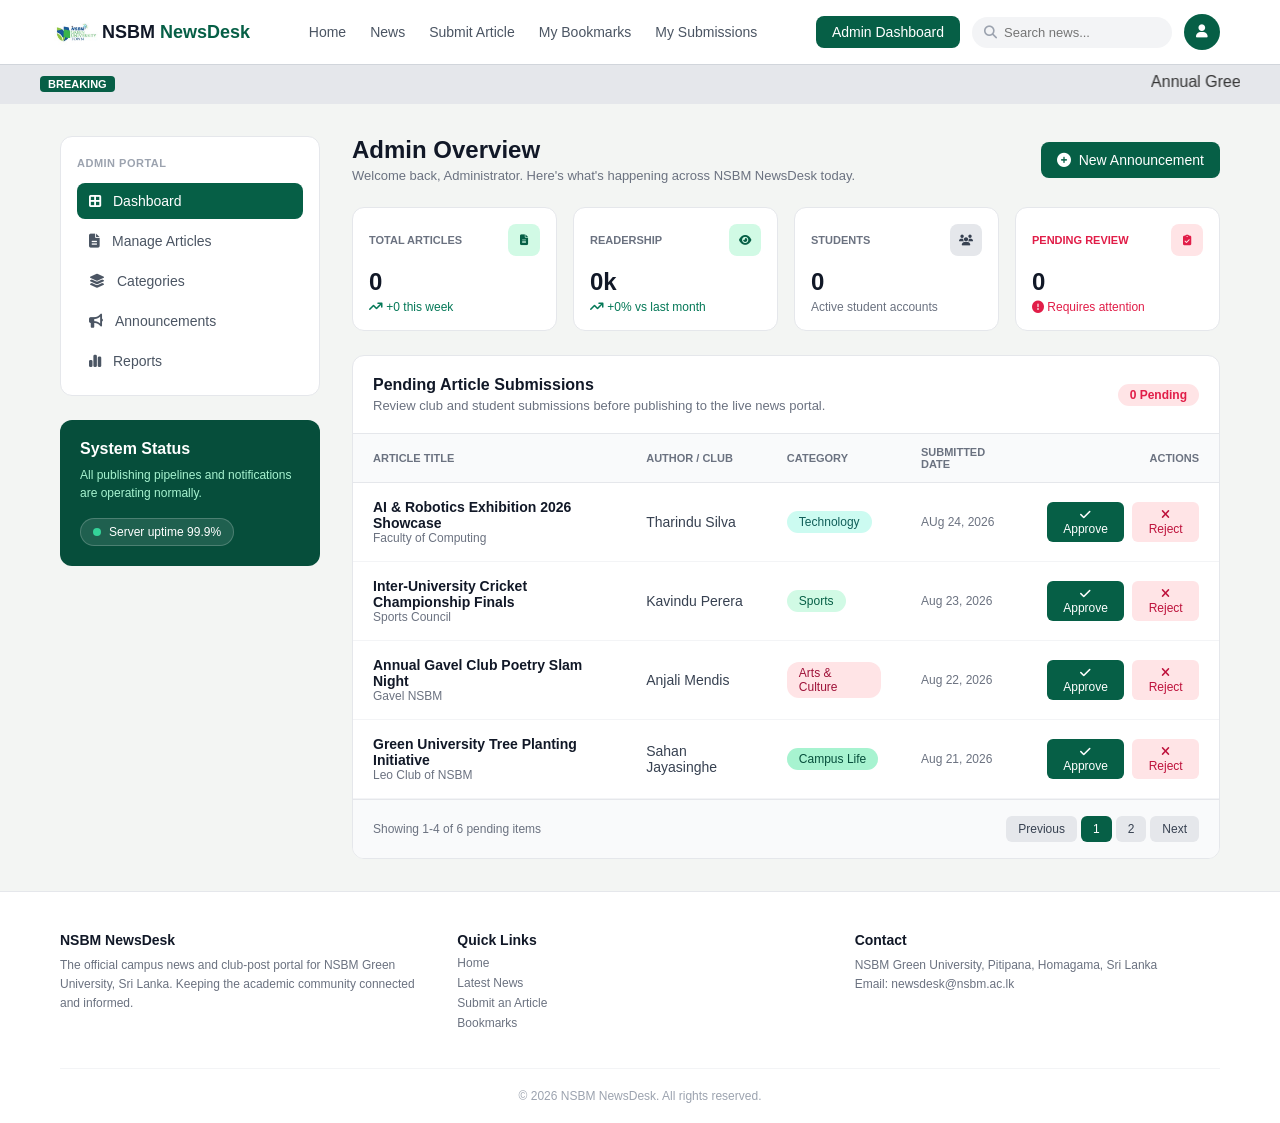
<file: index.html>
<!DOCTYPE html>
<html lang="en">
<head>
  <meta charset="UTF-8">
  <meta name="viewport" content="width=device-width, initial-scale=1.0">
  <title>NSBM NewsDesk - Admin Portal</title>
  
  
  <!-- FontAwesome Icons for simple symbols -->
  <link rel="stylesheet" href="https://cdnjs.cloudflare.com/ajax/libs/font-awesome/6.4.0/css/all.min.css">
  
  <!-- External CSS Link -->
  <link rel="stylesheet" href="style.css">
</head>
<body>

 

  <!-- Top Header Navigation -->
  <header class="navbar">
    <div class="nav-container">
      
      <!-- Brand Logo -->
      <div class="brand">
        <div class="logo-box">
          <img src="nsbmlogo.jpg"
         alt="NSBM Green University Logo"
         class="campus-logo">
        </div>
        <span class="brand-title">NSBM <span class="brand-highlight">NewsDesk</span></span>
      </div>

      <!-- Main Navigation Menu -->
      <nav class="nav-links">
        <a href="#">Home</a>
        <a href="#">News</a>
        <a href="#">Submit Article</a>
        <a href="#">My Bookmarks</a>
        <a href="#">My Submissions</a>
      </nav>

      <!-- Right Header Actions -->
      <div class="nav-actions">
        <a href="#" class="btn-admin">Admin Dashboard</a>
        <div class="search-box">
          <i class="fa-solid fa-magnifying-glass search-icon"></i>
          <input type="text" placeholder="Search news...">
        </div>
        <button class="profile-btn">
          <i class="fa-solid fa-user"></i>
        </button>
      </div>

    </div>

    <!-- Breaking News Ticker Bar -->
    <div class="ticker-bar">
      <div class="ticker-container">
        <span class="ticker-badge">BREAKING</span>
        <p class="ticker-text">
          <div class="breaking">
    
    <marquee>
        Annual Green Walk 2026 announced with massive participation
        • Faculty of Computing wins the Inter-Faculty Hackathon 2026
        • Admissions for the new intake
    </marquee>
</div>
          
  </header>

  <!-- Main Container -->
  <div class="main-wrapper">
    
    <!-- Sidebar -->
    <aside class="sidebar">
      
      <div class="sidebar-card">
        <span class="sidebar-title">ADMIN PORTAL</span>
        <nav class="sidebar-menu">
          <a href="#" class="sidebar-link active">
            <i class="fa-solid fa-border-all"></i> Dashboard
          </a>
          <a href="#" class="sidebar-link">
            <i class="fa-solid fa-file-lines"></i> Manage Articles
          </a>
          <a href="#" class="sidebar-link">
            <i class="fa-solid fa-layer-group"></i> Categories
          </a>
          <a href="#" class="sidebar-link">
            <i class="fa-solid fa-bullhorn"></i> Announcements
          </a>
          <a href="#" class="sidebar-link">
            <i class="fa-solid fa-chart-simple"></i> Reports
          </a>
        </nav>
      </div>

      <div class="status-card">
        <h3>System Status</h3>
        <p>All publishing pipelines and notifications are operating normally.</p>
        <div class="status-badge">
          <span class="status-dot"></span>
          Server uptime 99.9%
        </div>
      </div>

    </aside>

    <!-- Main Content Area -->
    <main class="content-area">
      
      <!-- Top Title and Action Button -->
      <div class="page-header">
        <div>
          <h1>Admin Overview</h1>
          <p class="subtitle">Welcome back, Administrator. Here's what's happening across NSBM NewsDesk today.</p>
        </div>
        <button class="btn-announcement">
          <i class="fa-solid fa-circle-plus"></i> New Announcement
        </button>
      </div>

      <!-- 4 Summary Stat Cards -->
      <div class="stats-grid">
        
        <div class="stat-card">
          <div class="stat-header">
            <span>TOTAL ARTICLES</span>
            <div class="icon-box icon-green">
              <i class="fa-solid fa-file-lines"></i>
            </div>
          </div>
          <div class="stat-number">0</div>
          <div class="stat-trend trend-up">
            <i class="fa-solid fa-arrow-trend-up"></i> +0 this week
          </div>
        </div>

        <div class="stat-card">
          <div class="stat-header">
            <span>READERSHIP</span>
            <div class="icon-box icon-green">
              <i class="fa-solid fa-eye"></i>
            </div>
          </div>
          <div class="stat-number">0k</div>
          <div class="stat-trend trend-up">
            <i class="fa-solid fa-arrow-trend-up"></i> +0% vs last month
          </div>
        </div>

        <div class="stat-card">
          <div class="stat-header">
            <span>STUDENTS</span>
            <div class="icon-box icon-gray">
              <i class="fa-solid fa-users"></i>
            </div>
          </div>
          <div class="stat-number">0</div>
          <div class="stat-subtext">Active student accounts</div>
        </div>

        <div class="stat-card">
          <div class="stat-header">
            <span class="text-red">PENDING REVIEW</span>
            <div class="icon-box icon-red">
              <i class="fa-solid fa-clipboard-check"></i>
            </div>
          </div>
          <div class="stat-number">0</div>
          <div class="stat-trend trend-danger">
            <i class="fa-solid fa-circle-exclamation"></i> Requires attention
          </div>
        </div>

      </div>

      <!-- Pending Submissions Table Section -->
      <div class="table-card">
        
        <div class="table-header">
          <div>
            <h2>Pending Article Submissions</h2>
            <p class="subtitle">Review club and student submissions before publishing to the live news portal.</p>
          </div>
          <span class="badge-pending">0 Pending</span>
        </div>

        <div class="table-responsive">
          <table>
            <thead>
              <tr>
                <th>ARTICLE TITLE</th>
                <th>AUTHOR / CLUB</th>
                <th>CATEGORY</th>
                <th>SUBMITTED DATE</th>
                <th class="text-right">ACTIONS</th>
              </tr>
            </thead>
            <tbody>
              
              <tr>
                <td>
                  <div class="article-title">AI & Robotics Exhibition 2026 Showcase</div>
                  <div class="article-sub">Faculty of Computing</div>
                </td>
                <td class="author-name">Tharindu Silva</td>
                <td><span class="category-tag tag-teal">Technology</span></td>
                <td class="date-cell">AUg 24, 2026</td>
                <td class="text-right">
                  <div class="action-buttons">
                    <button class="btn-approve"><i class="fa-solid fa-check"></i> Approve</button>
                    <button class="btn-reject"><i class="fa-solid fa-xmark"></i> Reject</button>
                  </div>
                </td>
              </tr>

              <tr>
                <td>
                  <div class="article-title">Inter-University Cricket Championship Finals</div>
                  <div class="article-sub">Sports Council</div>
                </td>
                <td class="author-name">Kavindu Perera</td>
                <td><span class="category-tag tag-green">Sports</span></td>
                <td class="date-cell">Aug 23, 2026</td>
                <td class="text-right">
                  <div class="action-buttons">
                    <button class="btn-approve"><i class="fa-solid fa-check"></i> Approve</button>
                    <button class="btn-reject"><i class="fa-solid fa-xmark"></i> Reject</button>
                  </div>
                </td>
              </tr>

              <tr>
                <td>
                  <div class="article-title">Annual Gavel Club Poetry Slam Night</div>
                  <div class="article-sub">Gavel NSBM</div>
                </td>
                <td class="author-name">Anjali Mendis</td>
                <td><span class="category-tag tag-rose">Arts & Culture</span></td>
                <td class="date-cell">Aug 22, 2026</td>
                <td class="text-right">
                  <div class="action-buttons">
                    <button class="btn-approve"><i class="fa-solid fa-check"></i> Approve</button>
                    <button class="btn-reject"><i class="fa-solid fa-xmark"></i> Reject</button>
                  </div>
                </td>
              </tr>

              <tr>
                <td>
                  <div class="article-title">Green University Tree Planting Initiative</div>
                  <div class="article-sub">Leo Club of NSBM</div>
                </td>
                <td class="author-name">Sahan Jayasinghe</td>
                <td><span class="category-tag tag-lightgreen">Campus Life</span></td>
                <td class="date-cell">Aug 21, 2026</td>
                <td class="text-right">
                  <div class="action-buttons">
                    <button class="btn-approve"><i class="fa-solid fa-check"></i> Approve</button>
                    <button class="btn-reject"><i class="fa-solid fa-xmark"></i> Reject</button>
                  </div>
                </td>
              </tr>

            </tbody>
          </table>
        </div>

        <!-- Table Pagination -->
        <div class="pagination-bar">
          <span>Showing 1-4 of 6 pending items</span>
          <div class="pagination-buttons">
            <button class="btn-page">Previous</button>
            <button class="btn-page active">1</button>
            <button class="btn-page">2</button>
            <button class="btn-page">Next</button>
          </div>
        </div>

      </div>

    </main>

  </div>

  <!-- Footer -->
  <footer class="footer">
    <div class="footer-container">
      <div class="footer-grid">
        
        <div class="footer-col">
          <h4>NSBM NewsDesk</h4>
          <p>The official campus news and club-post portal for NSBM Green University, Sri Lanka. Keeping the academic community connected and informed.</p>
        </div>

        <div class="footer-col">
          <h4>Quick Links</h4>
          <ul>
            <li><a href="#">Home</a></li>
            <li><a href="#">Latest News</a></li>
            <li><a href="#">Submit an Article</a></li>
            <li><a href="#">Bookmarks</a></li>
          </ul>
        </div>

        <div class="footer-col">
          <h4>Contact</h4>
          <p>NSBM Green University, Pitipana, Homagama, Sri Lanka</p>
          <p>Email: newsdesk@nsbm.ac.lk</p>
        </div>

      </div>

      <div class="footer-bottom">
        &copy; 2026 NSBM NewsDesk. All rights reserved.
      </div>
    </div>
  </footer>

  <!-- External JavaScript Link -->
  <script src="script.js"></script>
</body>
</html>
</file>
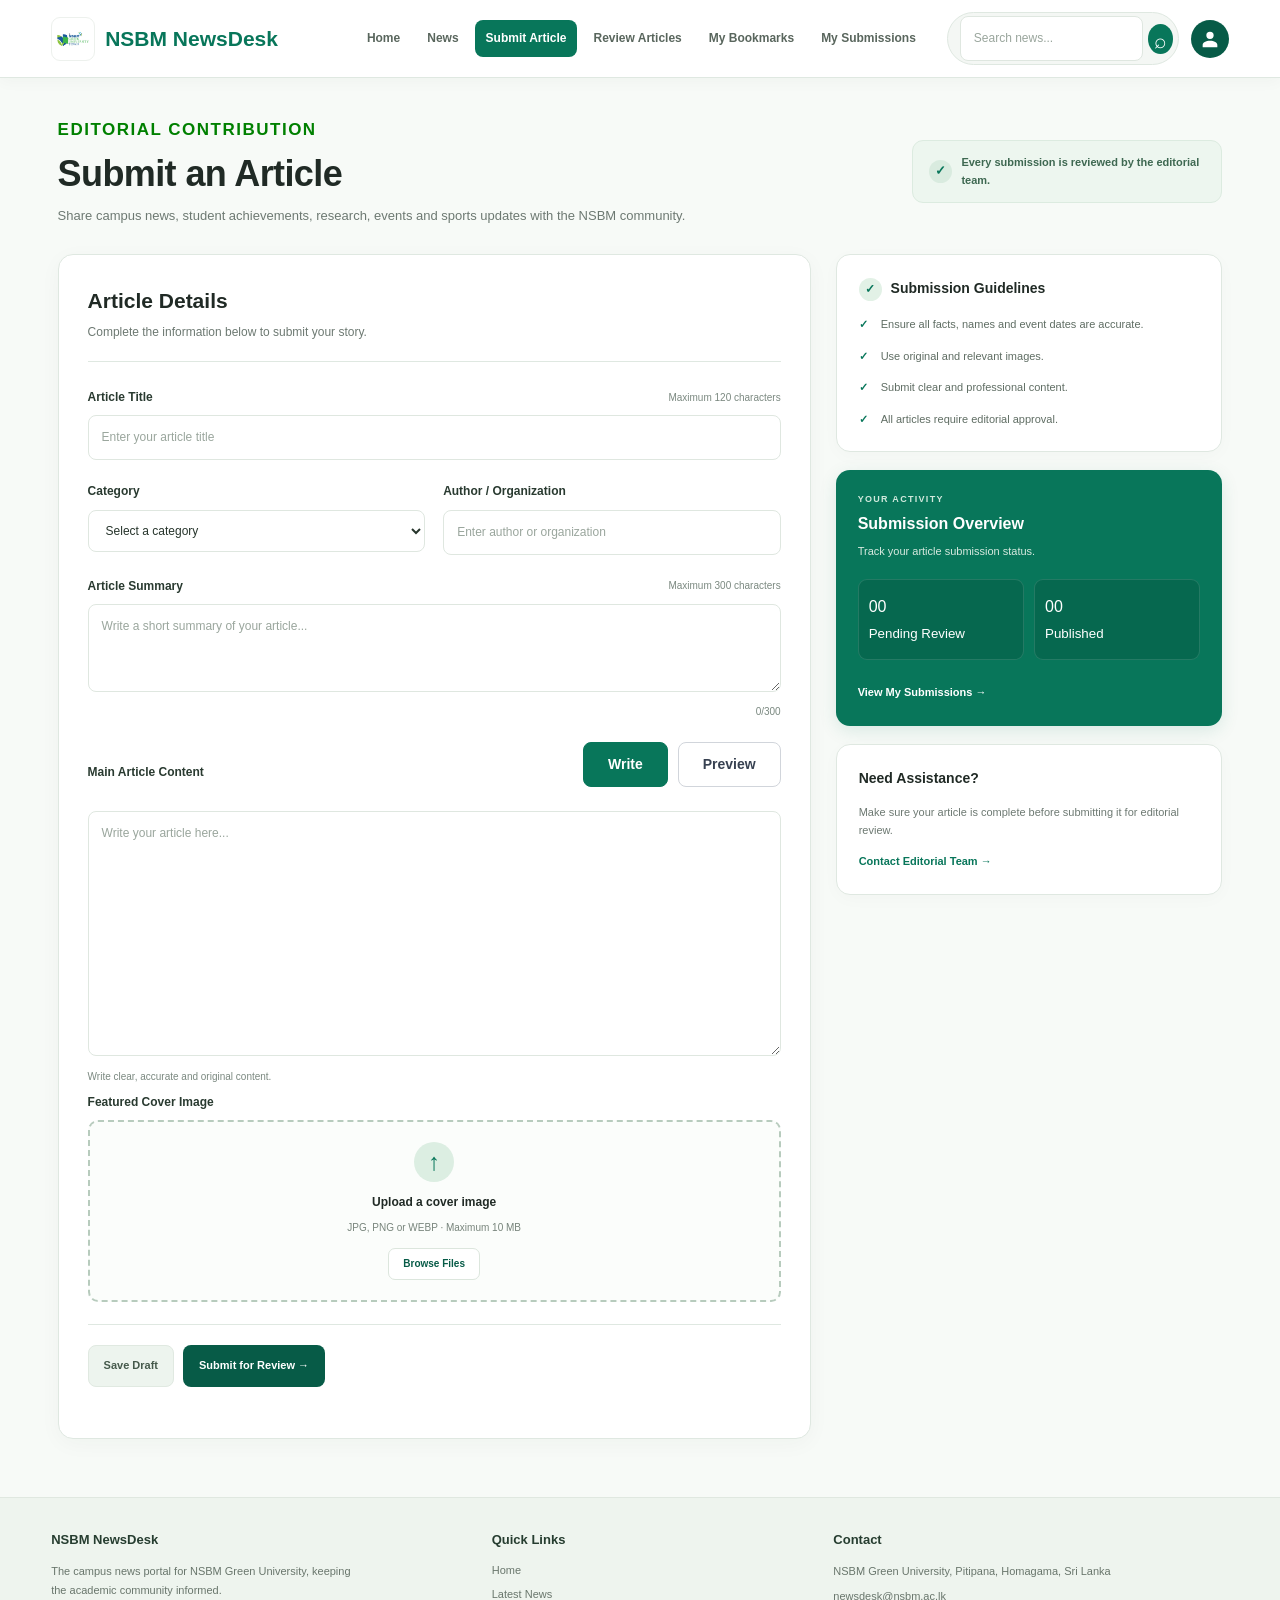
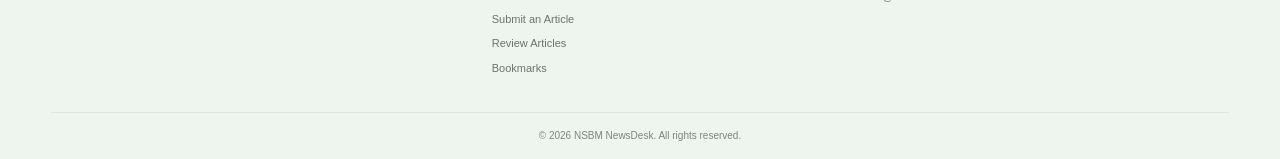
<file: SubmitArticle.html>
<!DOCTYPE html>
<html lang="en">
<head>
    <meta charset="UTF-8">
    <meta name="viewport" content="width=device-width, initial-scale=1.0">

    <title>Submit Article | NSBM NewsDesk</title>
    <meta name="description" content="Submit campus news, academic stories, events and sports articles to NSBM NewsDesk.">

    <link rel="stylesheet" href="SubmitArticle.css">
    <script src="SubmitArticle.js" defer></script>
</head>

<body>

<!-- HEADER -->
<header class="topbar">
    <a class="brand" href="index.html" aria-label="NSBM NewsDesk Home">
        <img src="nsbm.jpeg" class="logo" alt="NSBM Green University Logo">
        <span><strong><b>NSBM NewsDesk</b></strong></span>
    </a>

    <button class="menu-btn" id="menuBtn"
            type="button"
            aria-label="Open navigation"
            aria-controls="mainNav"
            aria-expanded="false">
        ☰
    </button>

    <nav class="nav" id="mainNav" aria-label="Main navigation">
        <a href="index.html">Home</a>
        <a href="News.html">News</a>
        <a href="SubmitArticle.html" class="active">Submit Article</a>
        <a href="ReviewArticles.html">Review Articles</a>
        <a href="Bookmarks.html">My Bookmarks</a>
        <a href="MySubmissions.html">My Submissions</a>
    </nav>

    <div class="header-actions">
        <form class="search-form" id="searchForm" role="search">
            <input class="search" id="newsSearch"
                   type="search"
                   placeholder="Search news..."
                   aria-label="Search news">
            <button type="submit" class="search-btn"
                    aria-label="Search">⌕</button>
        </form>

        <a href="Profile.html" class="profile-icon"
           aria-label="My Profile" title="My Profile">
            <svg xmlns="http://www.w3.org/2000/svg"
                 viewBox="0 0 24 24" aria-hidden="true">
                <path d="M12 12a4 4 0 1 0 0-8 4 4 0 0 0 0 8zm0 2c-4.42 0-8 2.01-8 4.5V21h16v-2.5c0-2.49-3.58-4.5-8-4.5z"/>
            </svg>
        </a>
    </div>
</header>

<!-- MAIN CONTENT -->
<main class="page">

    <section class="page-heading">
        <div class="heading-content">
            <p class="eyebrow"><b>EDITORIAL CONTRIBUTION</b></p>

            <h1>Submit an Article</h1>

            <p class="intro">
                Share campus news, student achievements, research,
                events and sports updates with the NSBM community.
            </p>
        </div>

        <div class="review-note">
            <span class="check-icon" aria-hidden="true">✓</span>
            <span>Every submission is reviewed by the editorial team.</span>
        </div>
    </section>

    <div class="content-grid">

        <!-- ARTICLE FORM -->
        <section class="form-panel">

            <div class="form-title">
                <h2>Article Details</h2>
                <p>Complete the information below to submit your story.</p>
            </div>

            <form id="articleForm">

                <div class="field">
                    <div class="label-line">
                        <label for="articleTitle">Article Title</label>
                        <small>Maximum 120 characters</small>
                    </div>

                    <input type="text"
                           id="articleTitle"
                           maxlength="120"
                           placeholder="Enter your article title"
                           required>
                </div>

                <div class="two-columns">

                    <div class="field">
                        <label for="category">Category</label>

                        <select id="category" required>
                            <option value="">Select a category</option>
                            <option value="Academic">Academic</option>
                            <option value="Events">Events</option>
                            <option value="General">General</option>
                            <option value="Sports">Sports</option>
                        </select>
                    </div>

                    <div class="field">
                        <label for="author">Author / Organization</label>

                        <input type="text"
                               id="author"
                               maxlength="100"
                               placeholder="Enter author or organization"
                               required>
                    </div>

                </div>

                <div class="field">
                    <div class="label-line">
                        <label for="summary">Article Summary</label>
                        <small>Maximum 300 characters</small>
                    </div>

                    <textarea id="summary"
                              maxlength="300"
                              rows="3"
                              placeholder="Write a short summary of your article..."
                              required></textarea>

                    <div class="counter">
                        <span id="summaryCount">0</span>/300
                    </div>
                </div>

                <div class="field">

                    <div class="label-line editor-label-line">
                        <label for="content">Main Article Content</label>

                    
                    <div class="editor-tabs">
                        <button type="button" id="writeTab" class="editor-tab active">
                              Write
                        </button>

                        <button type="button" id="previewTab" class="editor-tab">
                            Preview
                        </button>
                    </div>

                    <textarea
                        id="content"
                        name="content"
                        rows="10"
                        placeholder="Write your article here..."
                        required
                    ></textarea>
        
                    <div id="contentPreview"
                         class="content-preview"
                         hidden></div>

                    <small class="editor-hint">
                        Write clear, accurate and original content.
                    </small>
                </div>

                <!-- COVER IMAGE -->
                <div class="field">
                    <label for="coverImage">Featured Cover Image</label>

                    <label class="upload-area"
                           id="uploadArea"
                           for="coverImage">

                        <span class="upload-icon" aria-hidden="true">↑</span>

                        <strong>Upload a cover image</strong>

                        <small>JPG, PNG or WEBP · Maximum 10 MB</small>

                        <span class="browse-btn">Browse Files</span>

                        <input type="file"
                               id="coverImage"
                               accept=".jpg,.jpeg,.png,.webp"
                               hidden>
                    </label>

                    <div id="fileName"
                         class="file-name"
                         aria-live="polite"></div>
                </div>

                <!-- FORM ACTIONS -->
                <div class="form-bottom">

                    <div class="form-actions">
                        <button type="button"
                                class="btn btn-light"
                                id="saveDraft">
                            Save Draft
                        </button>

                        <button type="submit"
                                class="btn btn-primary">
                            Submit for Review →
                        </button>
                    </div>

                </div>

                <p id="formMessage"
                   class="form-message"
                   role="status"
                   aria-live="polite"></p>

            </form>
        </section>

        <!-- SIDEBAR -->
        <aside class="sidebar">

            <section class="side-card">
                <h2>
                    <span class="side-icon" aria-hidden="true">✓</span>
                    Submission Guidelines
                </h2>

                <ul>
                    <li>Ensure all facts, names and event dates are accurate.</li>
                    <li>Use original and relevant images.</li>
                    <li>Submit clear and professional content.</li>
                    <li>All articles require editorial approval.</li>
                </ul>
            </section>

            <section class="overview-card">
                <p class="overview-label">YOUR ACTIVITY</p>

                <h2>Submission Overview</h2>

                <p class="overview-description">
                    Track your article submission status.
                </p>

                <div class="stats">

                    <div class="stat-item">
                        <div id="pendingCount">00</div>
                        <small>Pending Review</small>
                    </div>

                    <div class="stat-item">
                        <div id="PublishedCount">00</div>
                        <small>Published</small>
                    </div>

                </div>

                <a class="overview-link" href="MySubmissions.html">
                    View My Submissions →
                </a>
            </section>

            <section class="side-card help-card">
                <h2>Need Assistance?</h2>

                <p>
                    Make sure your article is complete before
                    submitting it for editorial review.
                </p>

                <a href="mailto:newsdesk@nsbm.ac.lk">
                    Contact Editorial Team →
                </a>
            </section>

        </aside>
    </div>
</main>

<!-- FOOTER -->
<footer class="footer">

    <div class="footer-grid">

        <section>
            <h3>NSBM NewsDesk</h3>

            <p>
                The campus news portal for NSBM Green University,
                keeping the academic community informed.
            </p>
        </section>

        <section>
            <h3>Quick Links</h3>

            <a href="index.html">Home</a>
            <a href="News.html">Latest News</a>
            <a href="SubmitArticle.html">Submit an Article</a>
            <a href="ReviewArticles.html">Review Articles</a>
            <a href="Bookmarks.html">Bookmarks</a>
        </section>

        <section>
            <h3>Contact</h3>

            <p>NSBM Green University, Pitipana, Homagama, Sri Lanka</p>
            <a href="mailto:newsdesk@nsbm.ac.lk">
                newsdesk@nsbm.ac.lk
            </a>
        </section>

    </div>

    <div class="copyright">
        © 2026 NSBM NewsDesk. All rights reserved.
    </div>

</footer>

</body>
</html>
</file>
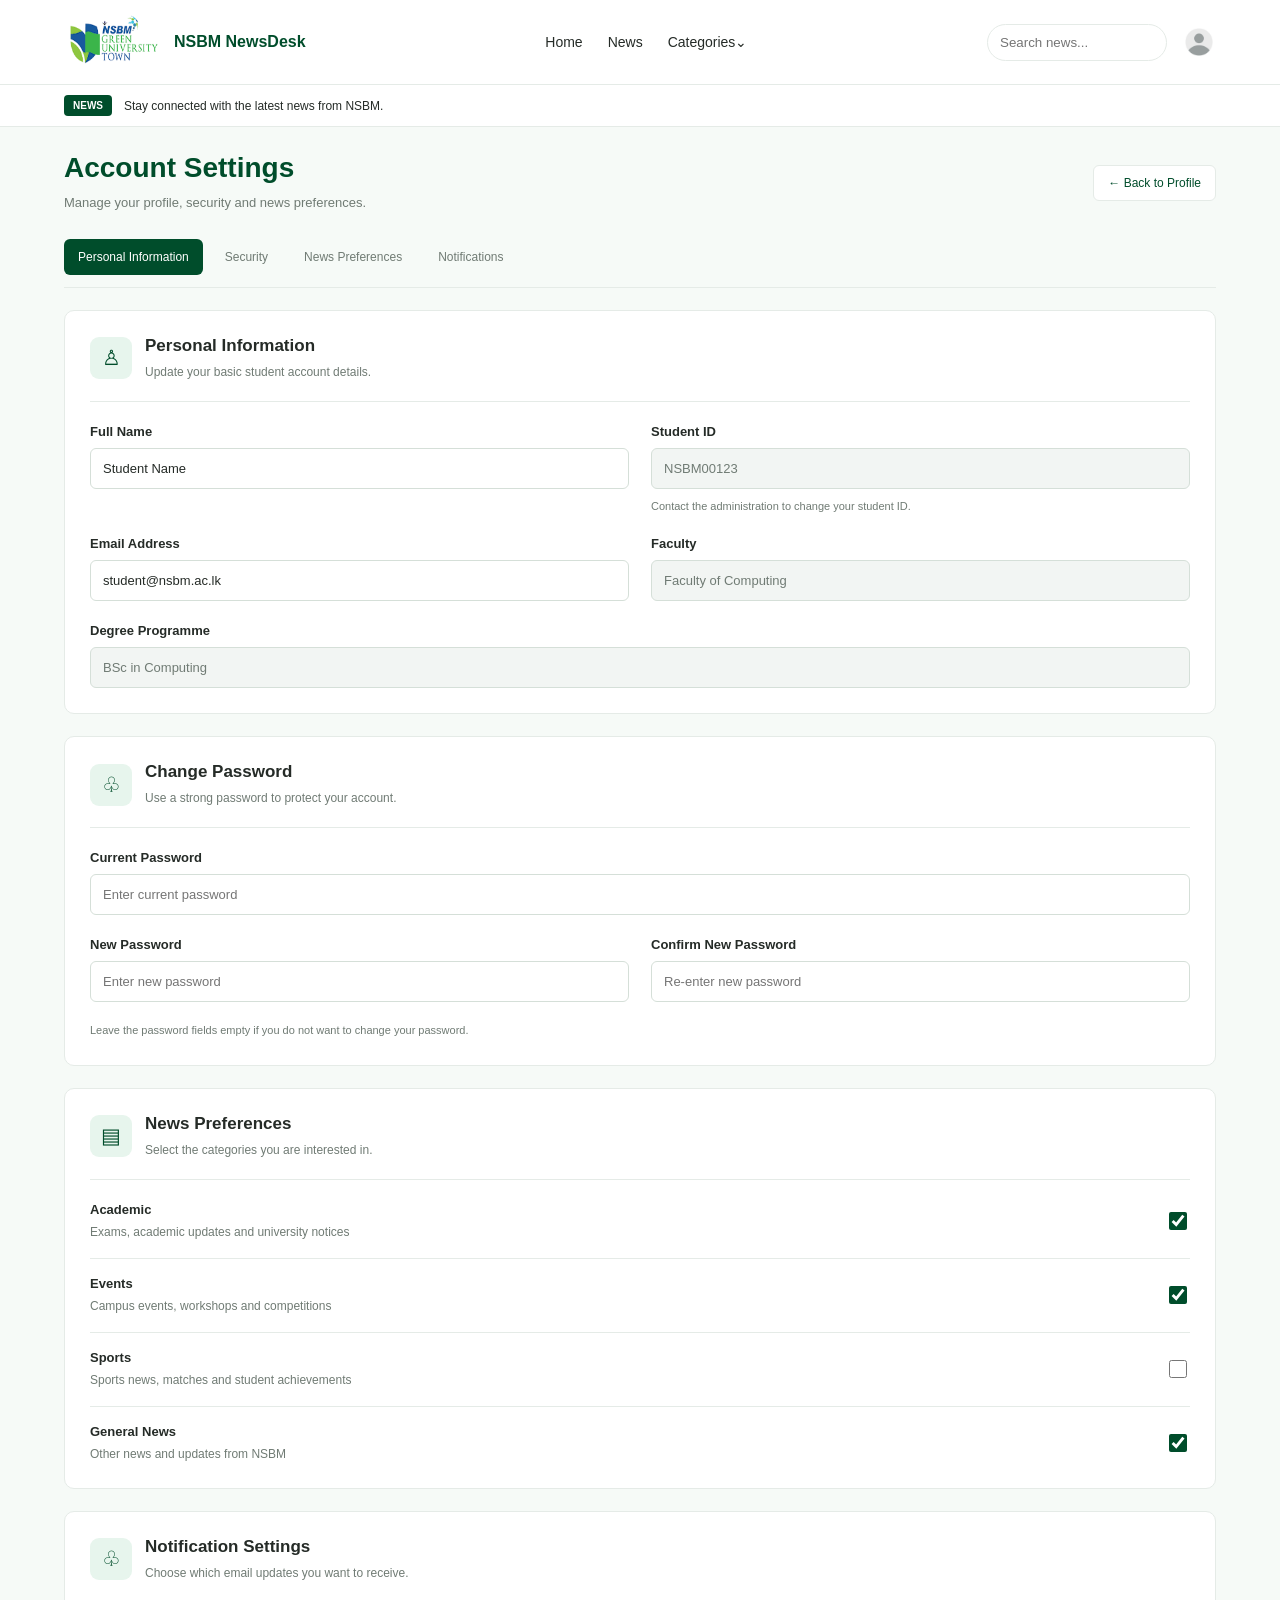
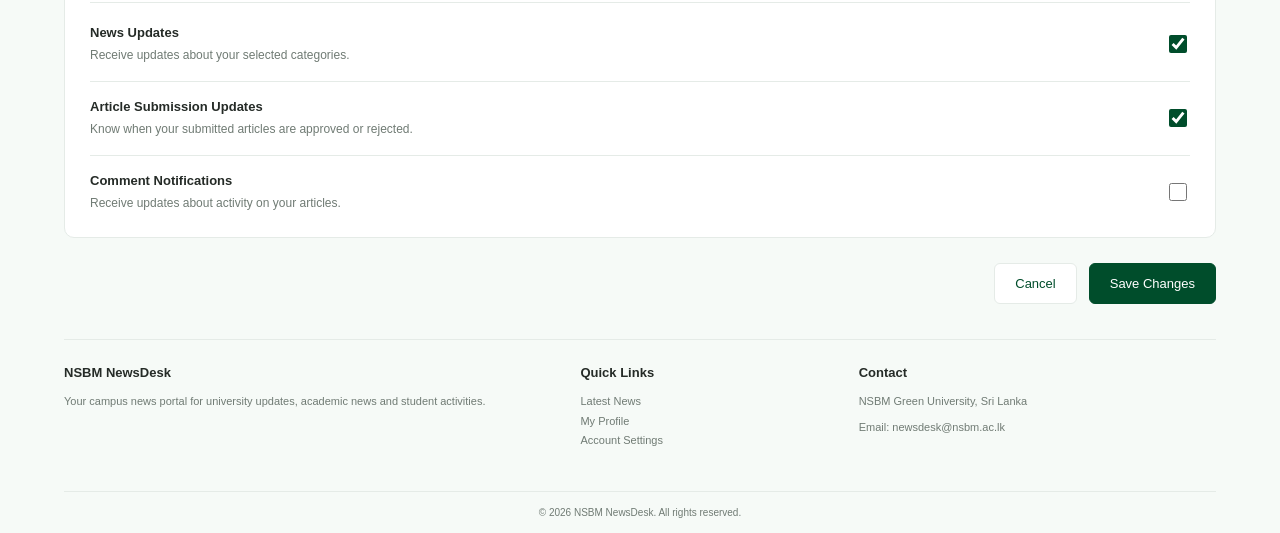
<file: user-profile -settings/user_account_settings.html>
<!DOCTYPE html>
<html lang="en">
<head>
    <meta charset="UTF-8">
    <meta name="viewport" content="width=device-width, initial-scale=1.0">

    <title>Account Settings | NSBM NewsDesk</title>

    <link rel="stylesheet" href="user_account_settings.css">
</head>

<body>


<header class="navbar">

    <a href="dashboard.html" class="brand">
        <img src="nsbm logo3.png"
             alt="NSBM Logo"
             class="brand-logo">

        <span>NSBM NewsDesk</span>
    </a>

    <nav class="navigation">
        <a href="dashboard.html">Home</a>
        <a href="news.html">News</a>
        <a href="categories.html">Categories⌄</a>
    </nav>

    <div class="nav-right">
        <input type="search"
               placeholder="Search news..."
               aria-label="Search news">

        <a href="user_profile.html" class="user-icon"
           aria-label="My profile"><img src="p2.jpg"></a>
    </div>

</header>



<div class="breaking-news">
    <span class="breaking-label">NEWS</span>
    <p>Stay connected with the latest news from NSBM.</p>
</div>



<main class="container">

    
    <section class="page-heading">
        <div>
            <h1>Account Settings</h1>
            <p>Manage your profile, security and news preferences.</p>
        </div>

        <a href="user_profile.html" class="back-button">
            ← Back to Profile
        </a>
    </section>


    <!-- SETTINGS NAVIGATION -->
    <nav class="settings-tabs">
        <a href="#personal" class="tab active">Personal Information</a>
        <a href="#security" class="tab">Security</a>
        <a href="#preferences" class="tab">News Preferences</a>
        <a href="#notifications" class="tab">Notifications</a>
    </nav>


   
    <form action="#" method="post" class="settings-form">


        
        <section class="settings-card" id="personal">

            <div class="card-heading">
                <div class="heading-icon">♙</div>

                <div>
                    <h2>Personal Information</h2>
                    <p>Update your basic student account details.</p>
                </div>
            </div>

            <div class="form-grid">

                <div class="form-group">
                    <label for="fullName">Full Name</label>
                    <input type="text"
                           id="fullName"
                           name="fullName"
                           value="Student Name"
                           required>
                </div>

                <div class="form-group">
                    <label for="studentId">Student ID</label>
                    <input type="text"
                           id="studentId"
                           name="studentId"
                           value="NSBM00123"
                           readonly>

                    <small>Contact the administration to change your student ID.</small>
                </div>

                <div class="form-group">
                    <label for="email">Email Address</label>
                    <input type="email"
                           id="email"
                           name="email"
                           value="student@nsbm.ac.lk"
                           required>
                </div>

                <div class="form-group">
                    <label for="faculty">Faculty</label>
                    <input type="text"
                           id="faculty"
                           name="faculty"
                           value="Faculty of Computing"
                           readonly>
                </div>

                <div class="form-group full-width">
                    <label for="degree">Degree Programme</label>

                    <input type="text"
                           id="degree"
                           name="degree"
                           value="BSc in Computing"
                           readonly>
                </div>

            </div>

        </section>


        
        <section class="settings-card" id="security">

            <div class="card-heading">
                <div class="heading-icon">♧</div>

                <div>
                    <h2>Change Password</h2>
                    <p>Use a strong password to protect your account.</p>
                </div>
            </div>

            <div class="form-grid">

                <div class="form-group full-width">
                    <label for="currentPassword">Current Password</label>

                    <input type="password"
                           id="currentPassword"
                           name="currentPassword"
                           placeholder="Enter current password"
                           autocomplete="current-password">
                </div>

                <div class="form-group">
                    <label for="newPassword">New Password</label>

                    <input type="password"
                           id="newPassword"
                           name="newPassword"
                           placeholder="Enter new password"
                           minlength="8"
                           autocomplete="new-password">
                </div>

                <div class="form-group">
                    <label for="confirmPassword">Confirm New Password</label>

                    <input type="password"
                           id="confirmPassword"
                           name="confirmPassword"
                           placeholder="Re-enter new password"
                           minlength="8"
                           autocomplete="new-password">
                </div>

            </div>

            <p class="help-text">
                Leave the password fields empty if you do not want to change
                your password.
            </p>

        </section>


       
        <section class="settings-card" id="preferences">

            <div class="card-heading">
                <div class="heading-icon">▤</div>

                <div>
                    <h2>News Preferences</h2>
                    <p>Select the categories you are interested in.</p>
                </div>
            </div>

            <div class="preference-list">

                <label class="preference-item">
                    <span>
                        <strong>Academic</strong>
                        <small>Exams, academic updates and university notices</small>
                    </span>

                    <input type="checkbox"
                           name="categories[]"
                           value="academic"
                           checked>
                </label>

                <label class="preference-item">
                    <span>
                        <strong>Events</strong>
                        <small>Campus events, workshops and competitions</small>
                    </span>

                    <input type="checkbox"
                           name="categories[]"
                           value="events"
                           checked>
                </label>

                <label class="preference-item">
                    <span>
                        <strong>Sports</strong>
                        <small>Sports news, matches and student achievements</small>
                    </span>

                    <input type="checkbox"
                           name="categories[]"
                           value="sports">
                </label>

                <label class="preference-item">
                    <span>
                        <strong>General News</strong>
                        <small>Other news and updates from NSBM</small>
                    </span>

                    <input type="checkbox"
                           name="categories[]"
                           value="general"
                           checked>
                </label>

            </div>

        </section>


       
        <section class="settings-card" id="notifications">

            <div class="card-heading">
                <div class="heading-icon">♧</div>

                <div>
                    <h2>Notification Settings</h2>
                    <p>Choose which email updates you want to receive.</p>
                </div>
            </div>

            <div class="preference-list">

                <label class="preference-item">
                    <span>
                        <strong>News Updates</strong>
                        <small>Receive updates about your selected categories.</small>
                    </span>

                    <input type="checkbox"
                           name="newsNotifications"
                           value="yes"
                           checked>
                </label>

                <label class="preference-item">
                    <span>
                        <strong>Article Submission Updates</strong>
                        <small>Know when your submitted articles are approved or rejected.</small>
                    </span>

                    <input type="checkbox"
                           name="submissionNotifications"
                           value="yes"
                           checked>
                </label>

                <label class="preference-item">
                    <span>
                        <strong>Comment Notifications</strong>
                        <small>Receive updates about activity on your articles.</small>
                    </span>

                    <input type="checkbox"
                           name="commentNotifications"
                           value="yes">
                </label>

            </div>

        </section>


        
        <div class="form-actions">

            <a href="profile.html" class="cancel-button">
                Cancel
            </a>

            <button type="submit" class="save-button">
                Save Changes
            </button>

        </div>

    </form>


    
    <footer class="footer">

        <div class="footer-column">
            <h3>NSBM NewsDesk</h3>

            <p>
                Your campus news portal for university updates,
                academic news and student activities.
            </p>
        </div>

        <div class="footer-column">
            <h3>Quick Links</h3>
            <a href="news.html">Latest News</a>
            <a href="profile.html">My Profile</a>
            <a href="settings.html">Account Settings</a>
        </div>

        <div class="footer-column">
            <h3>Contact</h3>
            <p>NSBM Green University, Sri Lanka</p>
            <p>Email: newsdesk@nsbm.ac.lk</p>
        </div>

        <p class="copyright">
            © 2026 NSBM NewsDesk. All rights reserved.
        </p>

    </footer>

</main>

</body>
</html>
</file>
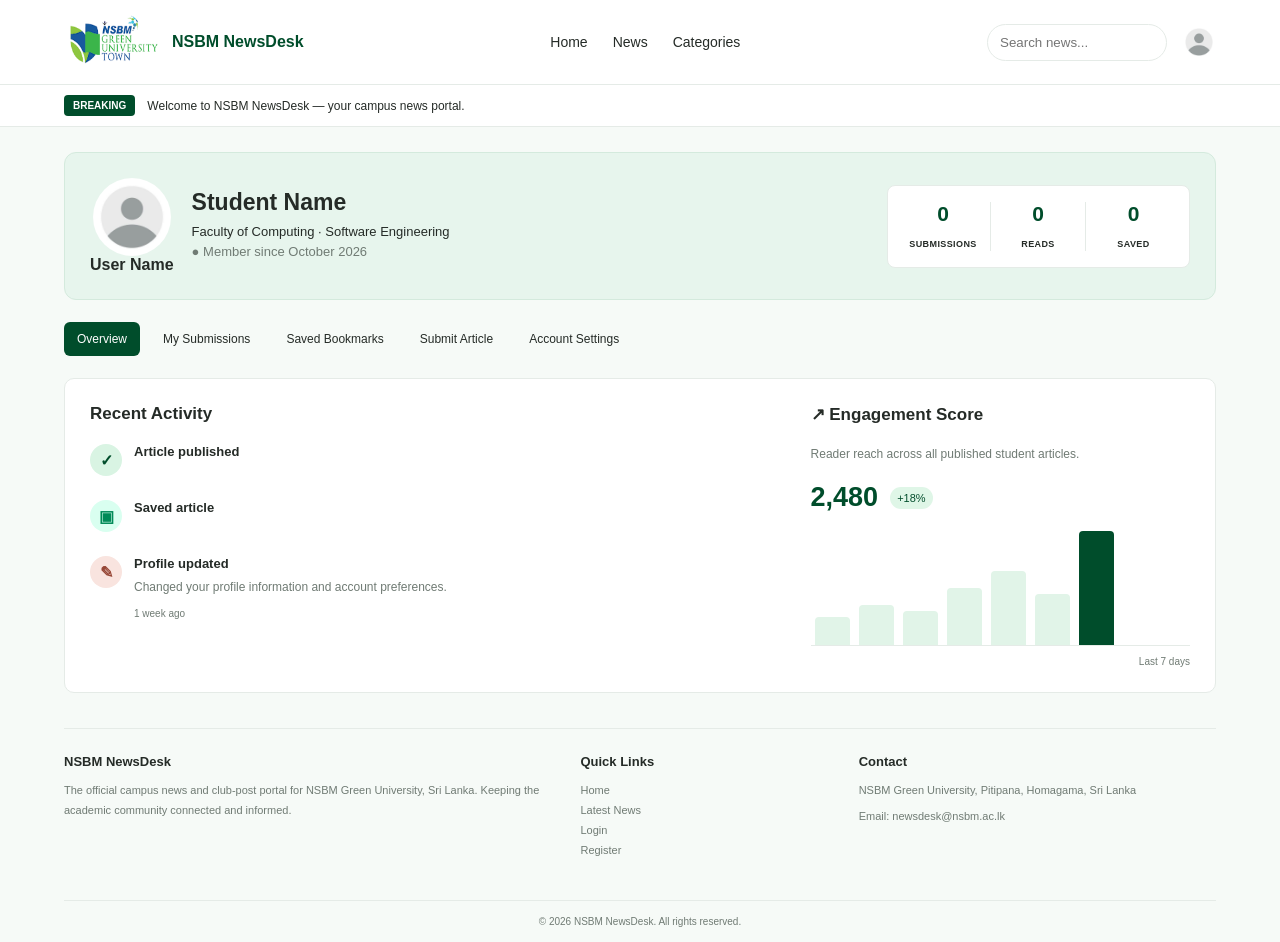
<file: user-profile -settings/user_profile.html>
<!DOCTYPE html>
<html lang="en">
  <head>
    <meta charset="UTF-8">
    <meta name="viewport" content="width=device-width, initial-scale=1.0">

    <title>My Profile | NSBM NewsDesk</title>

    <link rel="stylesheet" href="user_profile.css">
  </head>

  <body>


    <header class="navbar">

      <a href="dashboard.html" class="brand">
         <img src="nsbm logo3.png" alt="NSBM Logo" class="brand-icon" > 
         <span>NSBM NewsDesk</span>
      </a>

      <nav class="navigation">
         <a href="home.html">Home</a><!--home link-->
         <a href="">News</a><!--news link-->
         <a href="">Categories</a><!--categories link-->
      </nav>

      <div class="nav-right">
         <input type="search" placeholder="Search news..." aria-label="Search news">
         <a href="user_profile.html" class="user-icon" aria-label="My profile"><img src="p2.jpg"></a>
      </div>

    </header>



    <div class="breaking-news">
     <span class="breaking-label">BREAKING</span>
     <p>Welcome to NSBM NewsDesk — your campus news portal.</p>
    </div>



    <main class="container">

    
      <section class="profile-banner">

        <div class="profile-info">

            <div class="profile-avatar">
                <img src="p2.jpg" >
                 User Name
            </div>

            <div class="profile-text">
                <h1>Student Name</h1>

                <p>
                    Faculty of Computing · Software Engineering
                </p>

                <p class="member-date">
                    ● Member since October 2026
                </p>
             
            </div>

        </div>

        <div class="profile-stats">

            <div>
                <h2>0</h2>
                <span>SUBMISSIONS</span>
            </div>

            <div>
                <h2>0</h2>
                <span>READS</span>
            </div>

            <div>
                <h2>0</h2>
                <span>SAVED</span>
            </div>

        </div>

    </section>

    <nav class="profile-tabs">
        <a href="profile.html" class="tab active">Overview</a>
        <a href="submissions.html" class="tab">My Submissions</a>
        <a href="bookmarks.html" class="tab">Saved Bookmarks</a>
        <a href="submit-article.html" class="tab">Submit Article</a>
        <a href="user_account_settings.html" class="tab">Account Settings</a>
    </nav>

    <section class="content-grid">

        <div class="activity-section">

            <h2>Recent Activity</h2>

            <div class="activity-item">

                <span class="activity-icon green-icon">✓</span>

                <div>
                    <h3>Article published</h3>
                    
                    <a href=""></a>
                </div>

            </div>

            <div class="activity-item">

                <span class="activity-icon mint-icon">▣</span>

                <div>
                    <h3>Saved article</h3>
                    <a href="" alt="saved articles"></a>
                    
                </div>

            </div>

            <div class="activity-item">

                <span class="activity-icon red-icon">✎</span>

                <div>
                    <h3>Profile updated</h3>
                    <p>Changed your profile information and account preferences.</p>
                    <small>1 week ago</small>
                </div>

            </div>

        </div>


        
        <aside class="engagement-section">

            <h2>↗ Engagement Score</h2>

            <p>Reader reach across all published student articles.</p>

            <div class="engagement-number">
                <strong>2,480</strong>
                <span>+18%</span>
            </div>

            <div class="chart">
                <div class="bar" style="height: 25%"></div>
                <div class="bar" style="height: 35%"></div>
                <div class="bar" style="height: 30%"></div>
                <div class="bar" style="height: 50%"></div>
                <div class="bar" style="height: 65%"></div>
                <div class="bar" style="height: 45%"></div>
                <div class="bar highlight-bar" style="height: 100%"></div>
            </div>

            <small>Last 7 days</small>

        </aside>

    </section>


    
    <footer class="footer">

        <div class="footer-column">
            <h3>NSBM NewsDesk</h3>
            <p>
                The official campus news and club-post portal for NSBM Green
                University, Sri Lanka. Keeping the academic community connected
                and informed.
            </p>
        </div>

        <div class="footer-column">
            <h3>Quick Links</h3>
            <a href="news.html">Home</a>
            <a href="news.html">Latest News</a>
            <a href="login.html">Login</a>
            <a href="register.html">Register</a>
        </div>

        <div class="footer-column">
            <h3>Contact</h3>
            <p>NSBM Green University, Pitipana, Homagama, Sri Lanka</p>
            <p>Email: newsdesk@nsbm.ac.lk</p>
        </div>

        <p class="copyright">
            © 2026 NSBM NewsDesk. All rights reserved.
        </p>

    </footer>

</main>

</body>
</html>
</file>
<file: style.css>
/* Reset and Base Rules */
* {
  margin: 0;
  padding: 0;
  box-sizing: border-box;
  font-family: 'Inter', sans-serif;
}

body {
  background-color: #f3f5f3;
  color: #333333;
  display: flex;
  flex-direction: column;
  min-height: 100vh;
  font-family: Arial,sans-serif;
}

/* Header & Navbar Styles */
.navbar {
  background-color: #ffffff;
  border-bottom: 1px solid #e5e7eb;
  position: sticky;
  top: 0;
  z-index: 100;
}

.nav-container {
  max-width: 1200px;
  margin: 0 auto;
  padding: 0 20px;
  height: 64px;
  display: flex;
  align-items: center;
  justify-content: space-between;
  gap: 16px;
}

.brand {
  display: flex;
  align-items: center;
  gap: 12px;
}

.logo-box {
  width: 32px;
  height: 32px;
  background-color: #065f46;
  color: #ffffff;
  font-weight: 700;
  border-radius: 8px;
  display: flex;
  align-items: center;
  justify-content: center;
}

.brand-title {
  font-size: 18px;
  font-weight: 700;
  color: #111827;
}

.brand-highlight {
  color: #065f46;
}

.nav-links {
  display: flex;
  gap: 24px;
}

.nav-links a {
  text-decoration: none;
  color: #4b5563;
  font-size: 14px;
  font-weight: 500;
  transition: color 0.2s;
}

.nav-links a:hover {
  color: #065f46;
}

.nav-actions {
  display: flex;
  align-items: center;
  gap: 12px;
}

.btn-admin {
  background-color: #065f46;
  color: #ffffff;
  padding: 8px 16px;
  border-radius: 8px;
  text-decoration: none;
  font-size: 14px;
  font-weight: 500;
  transition: background-color 0.2s;
}

.btn-admin:hover {
  background-color: #044e3a;
}

.search-box {
  position: relative;
  width: 200px;
}

.search-icon {
  position: absolute;
  left: 12px;
  top: 50%;
  transform: translateY(-50%);
  color: #9ca3af;
  font-size: 13px;
}

.search-box input {
  width: 100%;
  background-color: #f3f4f6;
  border: none;
  padding: 8px 12px 8px 32px;
  border-radius: 20px;
  font-size: 13px;
  outline: none;
}

.profile-btn {
  width: 36px;
  height: 36px;
  border-radius: 50%;
  background-color: #065f46;
  color: #ffffff;
  border: none;
  cursor: pointer;
  display: flex;
  align-items: center;
  justify-content: center;
}

/* Breaking Ticker */
.ticker-bar {
  background-color: #e5e7eb;
  border-top: 1px solid #d1d5db;
  padding: 8px 20px;
}

.ticker-container {
  max-width: 1200px;
  margin: 0 auto;
  display: flex;
  align-items: center;
  gap: 12px;
}

.ticker-badge {
  background-color: #065f46;
  color: #ffffff;
  font-size: 11px;
  font-weight: 700;
  padding: 2px 8px;
  border-radius: 4px;
  white-space: nowrap;
}

.ticker-text {
  font-size: 13px;
  color: #374151;
  white-space: nowrap;
  overflow: hidden;
  text-overflow: ellipsis;
}

/* Page Layout */
.main-wrapper {
  max-width: 1200px;
  width: 100%;
  margin: 0 auto;
  padding: 32px 20px;
  display: grid;
  grid-template-columns: 260px 1fr;
  gap: 32px;
  flex: 1;
}

/* Sidebar Styling */
.sidebar {
  display: flex;
  flex-direction: column;
  gap: 24px;
}

.sidebar-card {
  background-color: #ffffff;
  border: 1px solid #e5e7eb;
  border-radius: 12px;
  padding: 16px;
}

.sidebar-title {
  font-size: 11px;
  font-weight: 700;
  color: #9ca3af;
  letter-spacing: 0.5px;
}

.sidebar-menu {
  display: flex;
  flex-direction: column;
  gap: 4px;
  margin-top: 12px;
}

.sidebar-link {
  display: flex;
  align-items: center;
  gap: 12px;
  padding: 10px 12px;
  color: #4b5563;
  text-decoration: none;
  font-size: 14px;
  font-weight: 500;
  border-radius: 8px;
  transition: background-color 0.2s;
}

.sidebar-link:hover {
  background-color: #f3f4f6;
}

.sidebar-link.active {
  background-color: #065f46;
  color: #ffffff;
}

.status-card {
  background-color: #064e3b;
  color: #ffffff;
  padding: 20px;
  border-radius: 12px;
}

.status-card h3 {
  font-size: 16px;
  font-weight: 600;
  margin-bottom: 8px;
}

.status-card p {
  font-size: 12px;
  color: #a7f3d0;
  line-height: 1.5;
  margin-bottom: 16px;
}

.status-badge {
  display: inline-flex;
  align-items: center;
  gap: 8px;
  background-color: rgba(255, 255, 255, 0.1);
  border: 1px solid rgba(255, 255, 255, 0.2);
  padding: 6px 12px;
  border-radius: 20px;
  font-size: 12px;
  font-weight: 500;
}

.status-dot {
  width: 8px;
  height: 8px;
  background-color: #34d399;
  border-radius: 50%;
}

/* Main Content Area */
.content-area {
  display: flex;
  flex-direction: column;
  gap: 24px;
}

.page-header {
  display: flex;
  justify-content: space-between;
  align-items: center;
}

.page-header h1 {
  font-size: 24px;
  color: #111827;
}

.subtitle {
  font-size: 13px;
  color: #6b7280;
  margin-top: 4px;
}

.btn-announcement {
  background-color: #065f46;
  color: #ffffff;
  border: none;
  padding: 10px 16px;
  border-radius: 8px;
  font-size: 14px;
  font-weight: 500;
  cursor: pointer;
  display: flex;
  align-items: center;
  gap: 8px;
}

.btn-announcement:hover {
  background-color: #044e3a;
}

/* Stats Cards Section */
.stats-grid {
  display: grid;
  grid-template-columns: repeat(4, 1fr);
  gap: 16px;
}

.stat-card {
  background-color: #ffffff;
  border: 1px solid #e5e7eb;
  border-radius: 12px;
  padding: 16px;
  display: flex;
  flex-direction: column;
  justify-content: space-between;
}

.stat-header {
  display: flex;
  justify-content: space-between;
  align-items: center;
  font-size: 11px;
  font-weight: 700;
  color: #6b7280;
}

.icon-box {
  width: 32px;
  height: 32px;
  border-radius: 8px;
  display: flex;
  align-items: center;
  justify-content: center;
}

.icon-green { background-color: #d1fae5; color: #065f46; }
.icon-gray { background-color: #e5e7eb; color: #374151; }
.icon-red { background-color: #ffe4e6; color: #e11d48; }

.text-red { color: #e11d48; }

.stat-number {
  font-size: 24px;
  font-weight: 700;
  color: #111827;
  margin-top: 12px;
}

.stat-trend {
  font-size: 12px;
  font-weight: 500;
  margin-top: 4px;
}

.trend-up { color: #047857; }
.trend-danger { color: #e11d48; }

.stat-subtext {
  font-size: 12px;
  color: #6b7280;
  margin-top: 4px;
}

/* Table Card Section */
.table-card {
  background-color: #ffffff;
  border: 1px solid #e5e7eb;
  border-radius: 12px;
  overflow: hidden;
}

.table-header {
  padding: 20px;
  border-bottom: 1px solid #e5e7eb;
  display: flex;
  justify-content: space-between;
  align-items: center;
}

.table-header h2 {
  font-size: 16px;
  color: #111827;
}

.badge-pending {
  background-color: #ffe4e6;
  color: #e11d48;
  font-size: 12px;
  font-weight: 600;
  padding: 4px 12px;
  border-radius: 12px;
}

.table-responsive {
  width: 100%;
  overflow-x: auto;
}

table {
  width: 100%;
  border-collapse: collapse;
  text-align: left;
}

th {
  background-color: #f9fafb;
  padding: 12px 20px;
  font-size: 11px;
  font-weight: 600;
  color: #6b7280;
  border-bottom: 1px solid #e5e7eb;
}

td {
  padding: 16px 20px;
  border-bottom: 1px solid #f3f4f6;
  font-size: 14px;
}

.article-title {
  font-weight: 600;
  color: #111827;
}

.article-sub {
  font-size: 12px;
  color: #6b7280;
}

.author-name {
  color: #374151;
  font-weight: 500;
}

.category-tag {
  display: inline-block;
  font-size: 12px;
  font-weight: 500;
  padding: 4px 12px;
  border-radius: 12px;
}

.tag-teal { background-color: #ccfbf1; color: #115e59; }
.tag-green { background-color: #d1fae5; color: #065f46; }
.tag-rose { background-color: #ffe4e6; color: #9f1239; }
.tag-lightgreen { background-color: #a7f3d0; color: #064e3b; }

.date-cell {
  font-size: 12px;
  color: #6b7280;
}

.text-right { text-align: right; }

.action-buttons {
  display: flex;
  justify-content: flex-end;
  gap: 8px;
}

.btn-approve {
  background-color: #065f46;
  color: #ffffff;
  border: none;
  padding: 6px 12px;
  border-radius: 6px;
  font-size: 12px;
  font-weight: 500;
  cursor: pointer;
}

.btn-reject {
  background-color: #ffe4e6;
  color: #be123c;
  border: none;
  padding: 6px 12px;
  border-radius: 6px;
  font-size: 12px;
  font-weight: 500;
  cursor: pointer;
}

.btn-approve:hover { background-color: #044e3a; }
.btn-reject:hover { background-color: #fecdd3; }

/* Pagination Bar */
.pagination-bar {
  padding: 16px 20px;
  background-color: #f9fafb;
  border-top: 1px solid #e5e7eb;
  display: flex;
  justify-content: space-between;
  align-items: center;
  font-size: 12px;
  color: #6b7280;
}

.pagination-buttons {
  display: flex;
  gap: 4px;
}

.btn-page {
  background-color: #e5e7eb;
  border: none;
  padding: 6px 12px;
  border-radius: 6px;
  font-size: 12px;
  color: #374151;
  cursor: pointer;
}

.btn-page.active {
  background-color: #065f46;
  color: #ffffff;
}

/* Footer Section */
.footer {
  background-color: #ffffff;
  border-top: 1px solid #e5e7eb;
  margin-top: auto;
  padding: 40px 0 20px 0;
  font-size: 12px;
  color: #6b7280;
}

.footer-container {
  max-width: 1200px;
  margin: 0 auto;
  padding: 0 20px;
}

.footer-grid {
  display: grid;
  grid-template-columns: repeat(3, 1fr);
  gap: 32px;
}

.footer-col h4 {
  font-size: 14px;
  color: #111827;
  margin-bottom: 8px;
}

.footer-col p {
  line-height: 1.6;
}

.footer-col ul {
  list-style: none;
}

.footer-col ul li {
  margin-bottom: 6px;
}

.footer-col a {
  text-decoration: none;
  color: #6b7280;
}

.footer-col a:hover {
  color: #065f46;
}

.footer-bottom {
  border-top: 1px solid #f3f4f6;
  margin-top: 32px;
  padding-top: 20px;
  text-align: center;
  color: #9ca3af;
}

/* Responsive adjustments for smaller screens */
@media (max-width: 900px) {
  .main-wrapper {
    grid-template-columns: 1fr;
  }
  .stats-grid {
    grid-template-columns: repeat(2, 1fr);
  }
  .nav-links {
    display: none;
  }
}

@media (max-width: 600px) {
  .stats-grid, .footer-grid {
    grid-template-columns: 1fr;
  }
}

.brand {
    display: flex;
    align-items: center;
    gap: 10px;
    text-decoration: none;
    color: #27312e;
    font-size: 15px;
    font-weight: bold;
}

.campus-logo {
    width: 45px;
    height: 45px;
    object-fit: contain;
}
</file>
<file: SubmitArticle.css>
* {
    box-sizing: border-box;
    margin: 0;
    padding: 0;
}

:root {
    --green: #08765a;
    --dark-green: #075b47;
    --deep-green: #064536;
    --light-green: #edf5ee;
    --text: #202a25;
    --muted: #6d7972;
    --border: #dfe8e1;
    --white: #ffffff;
    --background: #f7faf7;
}

html {
    scroll-behavior: smooth;
}

body {
    font-family: Arial, Helvetica, sans-serif;
    background: var(--background);
    color: var(--text);
    line-height: 1.6;
}

a {
    color: inherit;
    text-decoration: none;
}

button,
input,
select,
textarea {
    font: inherit;
}

button,
a,
input,
select,
textarea {
    -webkit-tap-highlight-color: transparent;
}

button:focus-visible,
a:focus-visible,
input:focus-visible,
select:focus-visible,
textarea:focus-visible {
    outline: 2px solid var(--green);
    outline-offset: 3px;
}

/* HEADER */

.topbar {
    min-height: 76px;
    display: flex;
    align-items: center;
    gap: 20px;
    padding: 12px 4%;
    background: var(--white);
    border-bottom: 1px solid var(--border);
    box-shadow: 0 3px 15px rgba(20, 55, 42, 0.035);
    position: relative;
    z-index: 10;
}

.brand {
    display: flex;
    align-items: center;
    gap: 10px;
    white-space: nowrap;
    font-size: 21px;
    font-weight: 400;
    flex-shrink: 0;
}

.brand strong {
    color:var(--green);
}

.logo {
    width: 44px;
    height: 44px;
    object-fit: contain;
    padding: 3px;
    background: white;
    border: 1px solid #edf1ed;
    border-radius: 9px;
}

.nav {
    display: flex;
    align-items: center;
    justify-content: center;
    gap: 5px;
    margin-left: auto;
}

.nav a {
    font-size: 12px;
    font-weight: 600;
    color: #59665d;
    white-space: nowrap;
    padding: 9px 11px;
    border-radius: 8px;
    transition: background 0.2s, color 0.2s;
}

.nav a:hover {
    background: #f0f6f1;
    color: var(--green);
}

.nav a.active {
    background: var(--green);
    color: white;
}

.header-actions {
    display: flex;
    align-items: center;
    gap: 12px;
}

.search-form {
    display: flex;
    align-items: center;
    gap: 5px;
    padding: 3px 5px 3px 12px;
    background: #f4f7f4;
    border: 1px solid var(--border);
    border-radius: 30px;
}

.search {
    width: 125px;
    border: none;
    background: transparent;
    outline: none;
    color: var(--text);
    font-size: 12px;
    padding: 7px 0;
}

.search:focus {
    box-shadow: none;
}

.search-btn {
    width: 30px;
    height: 30px;
    display: grid;
    place-items: center;
    border: none;
    border-radius: 50%;
    background: var(--green);
    color: white;
    font-size: 21px;
    cursor: pointer;
}

.search-btn:hover {
    background: var(--dark-green);
}

.profile-icon {
    width: 38px;
    height: 38px;
    min-width: 38px;
    display: flex;
    align-items: center;
    justify-content: center;
    background: var(--dark-green);
    border-radius: 50%;
    transition: background 0.2s, transform 0.2s;
}

.profile-icon:hover {
    background: var(--green);
    transform: translateY(-1px);
}

.profile-icon svg {
    width: 22px;
    height: 22px;
    fill: white;
}

.menu-btn {
    display: none;
    border: none;
    background: transparent;
    color: var(--dark-green);
    font-size: 25px;
    cursor: pointer;
}


.page {
    width: 91%;
    max-width: 1240px;
    margin: 38px auto 58px;
}

.page-heading {
    display: flex;
    justify-content: space-between;
    align-items: center;
    gap: 15px;
    margin-bottom: 27px;
}

.eyebrow {
    color: green;
    font-size: 17px;
    font-weight: bold;
    letter-spacing: 1.5px;
    margin-bottom: 8px;
}

.page-heading h1 {
    font-size: clamp(27px, 3vw, 36px);
    line-height: 1.25;
    letter-spacing: -0.6px;
    margin-bottom: 10px;
}

.intro {
    color: var(--muted);
    font-size: 13px;
    max-width: 650px;
}

.review-note {
    display: flex;
    align-items: center;
    gap: 9px;
    max-width: 310px;
    padding: 13px 16px;
    border: 1px solid #dcebe0;
    background: #edf6ef;
    color: #3e6851;
    border-radius: 11px;
    font-size: 11px;
    font-weight: 600;
}

.check-icon {
    display: grid;
    place-items: center;
    flex-shrink: 0;
    width: 23px;
    height: 23px;
    border-radius: 50%;
    background: #d9ebdf;
    color: var(--green);
    font-size: 13px;
}



.content-grid {
    display: grid;
    grid-template-columns: minmax(0, 1.85fr) minmax(245px, 0.95fr);
    gap: 25px;
    align-items: start;
}

.form-panel {
    min-width: 0;
    background: var(--white);
    padding: 29px;
    border: 1px solid var(--border);
    border-radius: 15px;
    box-shadow: 0 5px 22px rgba(20, 55, 42, 0.035);
}

.form-title {
    margin-bottom: 26px;
    padding-bottom: 19px;
    border-bottom: 1px solid var(--border);
}

.form-title h2 {
    font-size: 21px;
    margin-bottom: 5px;
}

.form-title p {
    color: var(--muted);
    font-size: 12px;
}



.field {
    min-width: 0;
    margin-bottom: 22px;
}

.field > label:not(.upload-area),
.label-line > label {
    display: block;
    color: #293a30;
    font-size: 12px;
    font-weight: bold;
    margin-bottom: 8px;
}

.label-line {
    display: flex;
    justify-content: space-between;
    align-items: center;
    flex-wrap: wrap;
    gap: 8px;
    margin-bottom: 8px;
}

.label-line > label {
    margin-bottom: 0;
}

.label-line small {
    color: #7b8980;
    font-size: 10px;
}

input:not([type="file"]),
select,
textarea {
    width: 100%;
    padding: 12px 13px;
    border: 1px solid #dfe7e0;
    border-radius: 8px;
    background: white;
    color: #27352c;
    font-family: inherit;
    font-size: 12px;
    outline: none;
    transition: border-color 0.2s, box-shadow 0.2s;
}

input:not([type="file"]):focus,
select:focus,
textarea:focus {
    border-color: #58a68b;
    box-shadow: 0 0 0 3px rgba(8, 118, 90, 0.08);
}

input::placeholder,
textarea::placeholder {
    color: #9aa69d;
}

textarea {
    resize: vertical;
    min-height: 88px;
}

#content {
    min-height: 245px;
}

.two-columns {
    display: grid;
    grid-template-columns: minmax(0, 1fr) minmax(0, 1fr);
    gap: 18px;
}



.counter {
    text-align: right;
    color: #7b8980;
    font-size: 10px;
    margin-top: 5px;
}

/* EDITOR */


/* Write and Preview buttons */
.editor-tabs {
    display: flex;
    gap: 10px;
    margin-bottom: 16px;
}

.editor-tab {
    padding: 10px 24px;
    border: 1px solid #d1d5db;
    border-radius: 8px;
    background-color: #ffffff;
    color: #374151;
    font-size: 14px;
    font-weight: 600;
    cursor: pointer;
    transition: background-color 0.2s, color 0.2s;
}

/* Active button becomes green */
.editor-tab.active {
    background-color: var(--green);
    color: #ffffff;
    border-color:var(--green);
}

.editor-tab:hover {
    border-color:var(--green);
}

.editor-tab.active:hover {
    background-color: var(--green);
}

/* Preview content */
#contentPreview {
    min-height: 180px;
    padding: 16px;
    border: 1px solid #d1d5db;
    border-radius: 8px;
    background-color: #f9fafb;
    color: #1f2937;
    white-space: pre-wrap;
    overflow-wrap: anywhere;
}

#content[hidden],
#contentPreview[hidden] {
    display: none !important;
}


.editor-hint {
    display: block;
    text-align: right;
    font-size: 10px;
    color: #7b8980;
    margin-top: 5px;
}

/* IMAGE UPLOAD */

.upload-area {
    display: flex !important;
    align-items: center !important;
    flex-direction: column !important;
    justify-content: center !important;
    gap: 8px;
    min-height: 165px;
    border: 2px dashed #b7cbbd;
    background: #fbfdfb;
    border-radius: 10px;
    padding: 20px;
    cursor: pointer;
    text-align: center !important;
    transition: background 0.2s, border-color 0.2s;
}

.upload-area:hover,
.upload-area.dragover {
    background: #eaf5ed;
    border-color: var(--green);
}

.upload-icon {
    display: grid;
    place-items: center;
    width: 40px;
    height: 40px;
    border-radius: 50%;
    background: #dceee2;
    color: var(--green);
    font-size: 24px;
    margin-bottom: 3px;
}

.upload-area strong {
    font-size: 12px;
}

.upload-area small {
    color: #77847b;
    font-size: 10px;
}

.browse-btn {
    background: white;
    border: 1px solid #dce6dd;
    border-radius: 7px;
    padding: 7px 14px;
    font-size: 10px;
    font-weight: bold;
    color: var(--dark-green);
    margin-top: 4px;
}

.file-name {
    color: var(--dark-green);
    font-size: 11px;
    margin-top: 8px;
    overflow-wrap: anywhere;
}

.form-bottom {
    display: flex;
    justify-content: space-between;
    align-items: center;
    flex-wrap: wrap;
    gap: 15px;
    border-top: 1px solid var(--border);
    padding-top: 20px;
}

.autosave {
    color: #6c7b70;
    font-size: 10px;
}

.form-actions {
    display: flex;
    gap: 9px;
}

.btn {
    border: 1px solid transparent;
    border-radius: 8px;
    padding: 11px 15px;
    font-size: 11px;
    font-weight: bold;
    cursor: pointer;
    transition: background 0.2s, transform 0.2s;
}

.btn:hover {
    transform: translateY(-1px);
}

.btn-light {
    background: #edf4ee;
    border-color: #e0e9e1;
    color: #45594b;
}

.btn-light:hover {
    background: #e1ede3;
}

.btn-primary {
    background: var(--dark-green);
    color: white;
}

.btn-primary:hover {
    background: #064b3b;
}

.form-message {
    margin-top: 13px;
    font-size: 12px;
    color: var(--dark-green);
    overflow-wrap: anywhere;
}

.sidebar {
    display: grid;
    gap: 18px;
    min-width: 0;
}

.side-card,
.overview-card {
    padding: 22px;
    border-radius: 14px;
}

.side-card {
    background: white;
    border: 1px solid var(--border);
    box-shadow: 0 4px 18px rgba(20, 55, 42, 0.025);
}

.side-card h2,
.overview-card h2 {
    font-size: 14px;
    margin-bottom: 15px;
}

.side-icon {
    display: inline-grid;
    place-items: center;
    width: 23px;
    height: 23px;
    border-radius: 50%;
    background: #e2f1e6;
    color: var(--green);
    margin-right: 5px;
    font-size: 12px;
}

.side-card ul {
    list-style: none;
    display: grid;
    gap: 14px;
}

.side-card li {
    position: relative;
    padding-left: 22px;
    color: #5f6d63;
    font-size: 11px;
}

.side-card li::before {
    content: "✓";
    position: absolute;
    left: 0;
    top: 0;
    color: var(--green);
    font-weight: bold;
}


.overview-card {
    background: var(--green);
    color: white;
    box-shadow: 0 5px 18px rgba(8, 118, 90, 0.12);
}

.overview-label {
    color: #d1e9dd;
    font-size: 9px;
    letter-spacing: 1.3px;
    font-weight: bold;
    margin-bottom: 5px;
}

.overview-card h2 {
    font-size: 16px;
    margin-bottom: 6px;
}

.overview-description {
    color: #d8eae0;
    font-size: 11px;
    margin-bottom: 19px;
}

.stats {
    display: grid;
    grid-template-columns: minmax(0, 1fr) minmax(0, 1fr);
    gap: 10px;
    margin-bottom: 18px;
}

.stat-item {
    min-width: 0;
    background: rgba(0, 61, 43, 0.23);
    border: 1px solid rgba(255, 255, 255, 0.12);
    border-radius: 9px;
    padding: 14px 10px;
}

.stat-item strong {
    display: block;
    font-size: 25px;
    line-height: 1.4;
}

.stat-item span {
    display: block;
    font-size: 9px;
    color: #d5eee2;
}

.overview-link {
    display: inline-block;
    font-size: 11px;
    font-weight: bold;
    color: white;
}

.overview-link:hover,
.help-card a:hover {
    text-decoration: underline;
}

/* HELP CARD */

.help-card p {
    color: var(--muted);
    font-size: 11px;
}

.help-card a {
    display: inline-block;
    margin-top: 13px;
    color: var(--green);
    font-size: 11px;
    font-weight: bold;
}

/* FOOTER */

.footer {
    background: #eef4ee;
    border-top: 1px solid #e0e8e0;
    padding: 32px 4% 0;
}

.footer-grid {
    display: grid;
    grid-template-columns: 1.2fr 0.9fr 1.2fr;
    gap: 45px;
    max-width: 1240px;
    margin: auto;
    padding-bottom: 27px;
}

.footer h3 {
    color: #263d30;
    font-size: 13px;
    margin-bottom: 11px;
}

.footer p,
.footer a {
    display: block;
    font-size: 11px;
    color: #69766c;
    margin-bottom: 7px;
    max-width: 310px;
    overflow-wrap: anywhere;
}

.footer p {
    line-height: 1.8;
}

.footer a:hover {
    color: var(--green);
}

.copyright {
    border-top: 1px solid #dfe7df;
    text-align: center;
    color: #7b877e;
    padding: 15px 0;
    font-size: 10px;
}

/* TABLET */

@media (max-width: 1150px) {
    .topbar {
        flex-wrap: wrap;
        gap: 12px;
    }

    .brand {
        margin-right: auto;
    }

    .menu-btn {
        display: block;
        order: 2;
    }

    .header-actions {
        order: 3;
    }

    .nav {
        display: none;
        flex-direction: column;
        align-items: stretch;
        width: 100%;
        order: 4;
        margin-left: 0;
        padding: 8px 0;
        border-top: 1px solid var(--border);
    }

    .nav.open {
        display: flex;
    }

    .nav a {
        padding: 10px 12px;
        border-radius: 8px;
    }

    .content-grid {
        grid-template-columns: minmax(0, 1fr) 280px;
        gap: 18px;
    }

    .form-panel {
        padding: 23px;
    }
}

/* MOBILE */

@media (max-width: 760px) {
    .topbar {
        padding: 12px 5%;
    }

    .header-actions {
        width: 100%;
        order: 5;
    }

    .search-form {
        flex: 1;
        min-width: 0;
    }

    .search {
        flex: 1;
        width: 100%;
        min-width: 0;
    }

    .nav {
        order: 4;
    }

    .page {
        width: 92%;
        margin: 28px auto 40px;
    }

    .page-heading {
        align-items: flex-start;
        flex-direction: column;
        gap: 14px;
    }

    .review-note {
        max-width: 100%;
    }

    .content-grid {
        grid-template-columns: minmax(0, 1fr);
    }

    .sidebar {
        grid-template-columns: minmax(0, 1fr);
    }

    .two-columns {
        grid-template-columns: minmax(0, 1fr);
        gap: 0;
    }

    .form-panel {
        padding: 20px;
    }

    .form-bottom {
        align-items: stretch;
        flex-direction: column;
    }

    .form-actions {
        width: 100%;
    }

    .form-actions .btn {
        flex: 1;
    }

    .footer-grid {
        grid-template-columns: minmax(0, 1fr);
        gap: 20px;
    }
}



@media (max-width: 420px) {
    .brand {
        font-size: 15px;
        gap: 7px;
    }

    .logo {
        width: 39px;
        height: 39px;
    }

    .profile-icon {
        width: 35px;
        height: 35px;
        min-width: 35px;
    }

    .page-heading h1 {
        font-size: 27px;
    }

    .form-panel {
        padding: 16px;
    }

    .label-line {
        align-items: flex-start;
    }

    .editor-label-line {
        flex-direction: column;
    }

    .form-actions {
        flex-direction: column;
    }

    .btn {
        width: 100%;
    }

    .side-card,
    .overview-card {
        padding: 18px;
    }
}
</file>
<file: user-profile -settings/user_account_settings.css>
:root {
    --primary: #004d2b;
    --secondary: #00c853;
    --tertiary: #974737;
    --background: #f6faf7;
    --white: #ffffff;
    --text: #252b27;
    --muted: #707b74;
    --border: #e5ebe7;
}

* {
    box-sizing: border-box;
}

html {
    scroll-behavior: smooth;
}

body {
    margin: 0;
    font-family: Arial, sans-serif;
    background: var(--background);
    color: var(--text);
}

a {
    text-decoration: none;
    color: inherit;
}


/* TOP NAVIGATION */
.navbar {
    min-height: 70px;
    background: var(--white);
    display: flex;
    align-items: center;
    justify-content: space-between;
    gap: 25px;
    padding: 12px 5%;
    border-bottom: 1px solid var(--border);
}

.brand {
    display: flex;
    flex-direction: row;
    align-items: center;
    gap: 10px;
    font-weight: bold;
    color: var(--primary);
    white-space: nowrap;
}

.brand-logo {
     width: 100px;
    height: 60px;
    
    display: block;
    flex-shrink: 0;
    background: var(--primary);
  
}

.navigation {
    display: flex;
    align-items: center;
    gap: 25px;
}

.navigation a {
    font-size: 14px;
}

.navigation a:hover {
    color: var(--secondary);
}

.nav-right {
    display: flex;
    align-items: center;
    gap: 15px;
}

.nav-right input {
    width: 180px;
    padding: 10px 12px;
    border: 1px solid var(--border);
    border-radius: 20px;
    outline: none;
}

.nav-right input:focus {
    border-color: var(--secondary);
}

.user-icon img{
    display: grid;
    place-items: center;
    width: 34px;
    height: 34px;
    border-radius: 50%;
    background: var(--primary);
    color: white;
    font-weight: bold;
}


/* BREAKING NEWS */
.breaking-news {
    display: flex;
    align-items: center;
    gap: 12px;
    padding: 10px 5%;
    background: white;
    border-bottom: 1px solid var(--border);
}

.breaking-label {
    background: var(--primary);
    color: white;
    font-size: 10px;
    font-weight: bold;
    padding: 5px 9px;
    border-radius: 4px;
    white-space: nowrap;
}

.breaking-news p {
    margin: 0;
    font-size: 12px;
}


/* MAIN CONTAINER */
.container {
    max-width: 1200px;
    width: 90%;
    margin: 25px auto 0;
}


/* PAGE HEADING */
.page-heading {
    display: flex;
    justify-content: space-between;
    align-items: center;
    gap: 20px;
    margin-bottom: 25px;
}

.page-heading h1 {
    margin: 0 0 9px;
    font-size: 28px;
    color: var(--primary);
}

.page-heading p {
    margin: 0;
    color: var(--muted);
    font-size: 13px;
    line-height: 1.6;
}

.back-button {
    display: inline-block;
    padding: 10px 14px;
    border: 1px solid var(--border);
    background: white;
    border-radius: 6px;
    color: var(--primary);
    font-size: 12px;
    white-space: nowrap;
}

.back-button:hover {
    background: #e7f5ed;
}


/* SETTINGS TABS */
.settings-tabs {
    display: flex;
    flex-wrap: wrap;
    gap: 8px;
    margin-bottom: 22px;
    padding-bottom: 12px;
    border-bottom: 1px solid var(--border);
}

.tab {
    padding: 11px 14px;
    border-radius: 6px;
    font-size: 12px;
    color: var(--muted);
}

.tab:hover {
    background: #e7f5ed;
    color: var(--primary);
}

.tab.active {
    background: var(--primary);
    color: white;
}


/* SETTINGS CARDS */
.settings-card {
    background: white;
    padding: 25px;
    border: 1px solid var(--border);
    border-radius: 10px;
    margin-bottom: 22px;
    scroll-margin-top: 20px;
}

.card-heading {
    display: flex;
    align-items: center;
    gap: 13px;
    padding-bottom: 20px;
    margin-bottom: 22px;
    border-bottom: 1px solid var(--border);
}

.heading-icon {
    width: 42px;
    height: 42px;
    display: grid;
    place-items: center;
    flex-shrink: 0;
    border-radius: 9px;
    background: #e7f5ed;
    color: var(--primary);
    font-size: 21px;
}

.card-heading h2 {
    font-size: 17px;
    margin: 0 0 7px;
}

.card-heading p {
    font-size: 12px;
    color: var(--muted);
    margin: 0;
    line-height: 1.5;
}


/* FORM GRID */
.form-grid {
    display: grid;
    grid-template-columns: repeat(2, minmax(0, 1fr));
    gap: 22px;
}

.form-group {
    display: flex;
    flex-direction: column;
    gap: 9px;
    min-width: 0;
}

.full-width {
    grid-column: 1 / -1;
}

.form-group label {
    font-size: 13px;
    font-weight: bold;
}

.form-group input {
    width: 100%;
    min-width: 0;
    padding: 12px;
    border: 1px solid #d5dfd8;
    border-radius: 6px;
    background: white;
    color: var(--text);
    font-family: inherit;
    font-size: 13px;
    outline: none;
}

.form-group input:focus {
    border-color: var(--secondary);
    box-shadow: 0 0 0 3px #00c85320;
}

.form-group input[readonly] {
    background: #f2f5f3;
    color: var(--muted);
    cursor: not-allowed;
}

.form-group small {
    color: var(--muted);
    font-size: 11px;
    line-height: 1.5;
}

.help-text {
    color: var(--muted);
    font-size: 11px;
    line-height: 1.6;
    margin: 20px 0 0;
}


/* PREFERENCES AND NOTIFICATIONS */
.preference-list {
    display: flex;
    flex-direction: column;
}

.preference-item {
    display: flex;
    justify-content: space-between;
    align-items: center;
    gap: 20px;
    padding: 17px 0;
    border-bottom: 1px solid var(--border);
    cursor: pointer;
}

.preference-item:first-child {
    padding-top: 0;
}

.preference-item:last-child {
    border-bottom: none;
    padding-bottom: 0;
}

.preference-item span {
    display: flex;
    flex-direction: column;
    gap: 6px;
}

.preference-item strong {
    font-size: 13px;
}

.preference-item small {
    font-size: 12px;
    color: var(--muted);
    line-height: 1.5;
}

.preference-item input[type="checkbox"] {
    width: 18px;
    height: 18px;
    flex-shrink: 0;
    accent-color: var(--primary);
    cursor: pointer;
}


/* FORM ACTION BUTTONS */
.form-actions {
    display: flex;
    justify-content: flex-end;
    gap: 12px;
    margin: 25px 0 35px;
}

.cancel-button,
.save-button {
    display: inline-block;
    padding: 12px 20px;
    border-radius: 6px;
    font-family: inherit;
    font-size: 13px;
    cursor: pointer;
}

.cancel-button {
    background: white;
    color: var(--primary);
    border: 1px solid var(--border);
}

.cancel-button:hover {
    background: #f0f5f1;
}

.save-button {
    background: var(--primary);
    color: white;
    border: 1px solid var(--primary);
}

.save-button:hover {
    background: #006b3c;
}


/* FOOTER */
.footer {
    display: grid;
    grid-template-columns: 2fr 1fr 1.5fr;
    gap: 40px;
    margin-top: 20px;
    padding: 25px 0 15px;
    border-top: 1px solid var(--border);
}

.footer-column h3 {
    font-size: 13px;
    margin: 0 0 12px;
}

.footer-column p,
.footer-column a {
    font-size: 11px;
    color: var(--muted);
    line-height: 1.8;
}

.footer-column p {
    margin: 0 0 6px;
}

.footer-column a {
    display: block;
}

.footer-column a:hover {
    color: var(--primary);
}

.copyright {
    grid-column: 1 / -1;
    border-top: 1px solid var(--border);
    text-align: center;
    padding-top: 15px;
    margin: 0;
    font-size: 10px;
    color: var(--muted);
}


/* TABLET */
@media (max-width: 850px) {
    .navbar {
        flex-wrap: wrap;
        gap: 15px;
    }

    .navigation {
        gap: 15px;
    }

    .nav-right input {
        width: 150px;
    }

    .page-heading {
        align-items: flex-start;
    }
}


/* MOBILE */
@media (max-width: 600px) {
    .navbar {
        padding: 15px 5%;
    }

    .navigation {
        width: 100%;
        justify-content: space-between;
        gap: 8px;
    }

    .navigation a {
        font-size: 12px;
    }

    .nav-right {
        width: 100%;
    }

    .nav-right input {
        flex: 1;
        min-width: 0;
    }

    .container {
        width: 92%;
        margin-top: 18px;
    }

    .page-heading {
        flex-direction: column;
        gap: 15px;
    }

    .page-heading h1 {
        font-size: 24px;
    }

    .settings-tabs {
        gap: 5px;
    }

    .tab {
        padding: 9px 10px;
        font-size: 11px;
    }

    .settings-card {
        padding: 18px;
    }

    .form-grid {
        grid-template-columns: 1fr;
        gap: 18px;
    }

    .full-width {
        grid-column: auto;
    }

    .card-heading {
        align-items: flex-start;
    }

    .footer {
        grid-template-columns: 1fr;
        gap: 20px;
    }

    .copyright {
        grid-column: 1;
    }

    .form-actions {
        justify-content: stretch;
    }

    .form-actions a,
    .form-actions button {
        flex: 1;
        text-align: center;
    }
}
</file>
<file: user-profile -settings/user_profile.css>
:root {
    --primary: #004d2b;
    --secondary: #00c853;
    --tertiary: #974737;
    --background: #f6faf7;
    --white: #ffffff;
    --text: #252b27;
    --muted: #707b74;
    --border: #e5ebe7;
}

* {
    box-sizing: border-box;
}

body {
    margin: 0;
    font-family: Arial, sans-serif;
    background: var(--background);
    color: var(--text);
}

a {
    text-decoration: none;
    color: inherit;
}



.navbar {
    min-height: 70px;
    background: var(--white);
    display: flex;
    align-items: center;
    justify-content: space-between;
    gap: 25px;
    padding: 12px 5%;
    border-bottom: 1px solid var(--border);
}

.brand {
    display: flex;
    flex-direction: row;
    align-items: center;
    gap: 8px;
    font-weight: bold;
    color: var(--primary);
    white-space: nowrap;

}

.brand-icon {
    
    width: 100px;
    height: 60px;
    
    display: block;
    flex-shrink: 0;
    background: var(--primary);
  
}

.navigation {
    display: flex;
    align-items: center;
    gap: 25px;
}

.navigation a {
    font-size: 14px;
}

.navigation a:hover {
    color: var(--secondary);
}

.nav-right {
    display: flex;
    align-items: center;
    gap: 15px;
}

.nav-right input {
    width: 180px;
    padding: 10px 12px;
    border: 1px solid var(--border);
    border-radius: 20px;
    outline: none;
}

.nav-right input:focus {
    border-color: var(--secondary);
}


.user-icon img {
    display: grid;
    place-items: center;
    width: 34px;
    height: 34px;
    border-radius: 50%;
    background: var(--primary);
    color: white;
    font-weight: bold;
}




.breaking-news {
    display: flex;
    align-items: center;
    gap: 12px;
    padding: 10px 5%;
    background: #ffffff;
    border-bottom: 1px solid var(--border);
}

.breaking-label {
    background: var(--primary);
    color: white;
    font-size: 10px;
    font-weight: bold;
    padding: 5px 9px;
    border-radius: 4px;
    white-space: nowrap;
}

.breaking-news p {
    margin: 0;
    font-size: 12px;
}



.container {
    max-width: 1200px;
    width: 90%;
    margin: 25px auto 0;
}



.profile-banner {
    background: #e7f5ed;
    border: 1px solid #d4eadd;
    border-radius: 12px;
    padding: 25px;
    display: flex;
    justify-content: space-between;
    align-items: center;
    gap: 25px;
}

.profile-info {
    display: flex;
    align-items: center;
    gap: 18px;
}

.profile-avatar {
   
    display: grid;
    place-items: center;
    font-size: 20pxpx;
    font-weight: bold;
}
.profile-avatar img{
    border-radius: 50%;
    border:1px white;
    width: 78px;
    height: 78px;
}

.profile-text h1 {
    margin: 0 0 8px;
    font-size: 23px;
}

.profile-text p {
    margin: 5px 0;
    font-size: 13px;
}

.member-date {
    color: var(--muted);
}

.profile-stats {
    display: flex;
    background: white;
    border: 1px solid var(--border);
    border-radius: 8px;
    padding: 16px 8px;
}

.profile-stats div {
    min-width: 95px;
    text-align: center;
    padding: 0 12px;
    border-right: 1px solid var(--border);
}

.profile-stats div:last-child {
    border-right: none;
}

.profile-stats h2 {
    margin: 0 0 7px;
    color: var(--primary);
    font-size: 21px;
}

.profile-stats span {
    font-size: 9px;
    font-weight: bold;
    letter-spacing: 0.4px;
}


.profile-tabs {
    display: flex;
    flex-wrap: wrap;
    align-items: center;
    gap: 10px;
    margin: 22px 0;
}

.tab {
    padding: 10px 13px;
    border-radius: 6px;
    font-size: 12px;
}

.tab:hover {
    background: #e5eee8;
}

.tab.active {
    background: var(--primary);
    color: white;
}



.content-grid {
    display: grid;
    grid-template-columns: 1.7fr 1fr;
    gap: 35px;
    background: white;
    padding: 25px;
    border: 1px solid var(--border);
    border-radius: 10px;
}

.content-grid h2 {
    margin: 0 0 20px;
    font-size: 17px;
}



.activity-item {
    display: flex;
    align-items: flex-start;
    gap: 12px;
    margin-bottom: 24px;
}

.activity-icon {
    width: 32px;
    height: 32px;
    flex-shrink: 0;
    border-radius: 50%;
    display: grid;
    place-items: center;
    font-weight: bold;
}

.green-icon {
    background: #d9f4e3;
    color: var(--primary);
}

.mint-icon {
    background: #d9fff0;
    color: #008a57;
}

.red-icon {
    background: #f9e4df;
    color: var(--tertiary);
}

.activity-item h3 {
    font-size: 13px;
    margin: 0 0 7px;
}

.activity-item p {
    color: var(--muted);
    font-size: 12px;
    line-height: 1.6;
    margin: 0 0 6px;
}

.activity-item small {
    color: var(--muted);
    font-size: 10px;
}


/* ENGAGEMENT SCORE */
.engagement-section {
    padding-left: 15px;
}

.engagement-section > p {
    color: var(--muted);
    font-size: 12px;
    line-height: 1.6;
}

.engagement-number {
    display: flex;
    align-items: center;
    gap: 12px;
    margin: 18px 0;
}

.engagement-number strong {
    font-size: 27px;
    color: var(--primary);
}

.engagement-number span {
    font-size: 11px;
    color: var(--primary);
    background: #dff6e7;
    padding: 5px 7px;
    border-radius: 12px;
}

.chart {
    height: 115px;
    display: flex;
    align-items: flex-end;
    gap: 9px;
    border-bottom: 1px solid var(--border);
    padding: 0 4px;
}

.bar {
    flex: 1;
    max-width: 35px;
    background: #e1f4e8;
    border-radius: 4px 4px 0 0;
}

.highlight-bar {
    background: var(--primary);
}

.engagement-section > small {
    display: block;
    text-align: right;
    margin-top: 10px;
    font-size: 10px;
    color: var(--muted);
}



.footer {
    display: grid;
    grid-template-columns: 2fr 1fr 1.5fr;
    gap: 40px;
    margin-top: 35px;
    padding: 25px 0 15px;
    border-top: 1px solid var(--border);
}

.footer-column h3 {
    font-size: 13px;
    margin: 0 0 12px;
}

.footer-column p,
.footer-column a {
    font-size: 11px;
    color: var(--muted);
    line-height: 1.8;
}

.footer-column p {
    margin: 0 0 6px;
}

.footer-column a {
    display: block;
}

.footer-column a:hover {
    color: var(--primary);
}

.copyright {
    grid-column: 1 / -1;
    border-top: 1px solid var(--border);
    text-align: center;
    padding-top: 15px;
    margin: 0;
    font-size: 10px;
    color: var(--muted);
}


@media (max-width: 850px) {
    .navbar {
        flex-wrap: wrap;
        gap: 15px;
    }

    .profile-banner {
        align-items: flex-start;
        flex-direction: column;
    }

    .profile-stats {
        width: 100%;
    }

    .profile-stats div {
        flex: 1;
    }

    .content-grid {
        grid-template-columns: 1fr;
    }

    .engagement-section {
        padding-left: 0;
        border-top: 1px solid var(--border);
        padding-top: 25px;
    }
}



@media (max-width: 550px) {
    .navbar {
        padding: 15px 5%;
    }

    .navigation {
        width: 100%;
        justify-content: space-between;
        gap: 10px;
    }

    .navigation a {
        font-size: 12px;
    }

    .nav-right {
        width: 100%;
    }

    .nav-right input {
        flex: 1;
        min-width: 0;
    }

    .container {
        width: 92%;
        margin-top: 15px;
    }

    .profile-banner {
        padding: 18px;
    }

    .profile-info {
        align-items: flex-start;
        gap: 12px;
    }

    .profile-avatar {
        width: 58px;
        height: 58px;
        font-size: 23px;
    }

    .profile-text h1 {
        font-size: 19px;
    }

    .profile-text p {
        font-size: 11px;
    }

    .profile-stats div {
        min-width: 0;
        padding: 0 5px;
    }

    .profile-stats h2 {
        font-size: 18px;
    }

    .profile-stats span {
        font-size: 8px;
    }

    .content-grid {
        padding: 18px;
    }

    .footer {
        grid-template-columns: 1fr;
        gap: 20px;
    }

    .copyright {
        grid-column: 1;
    }
}
</file>
